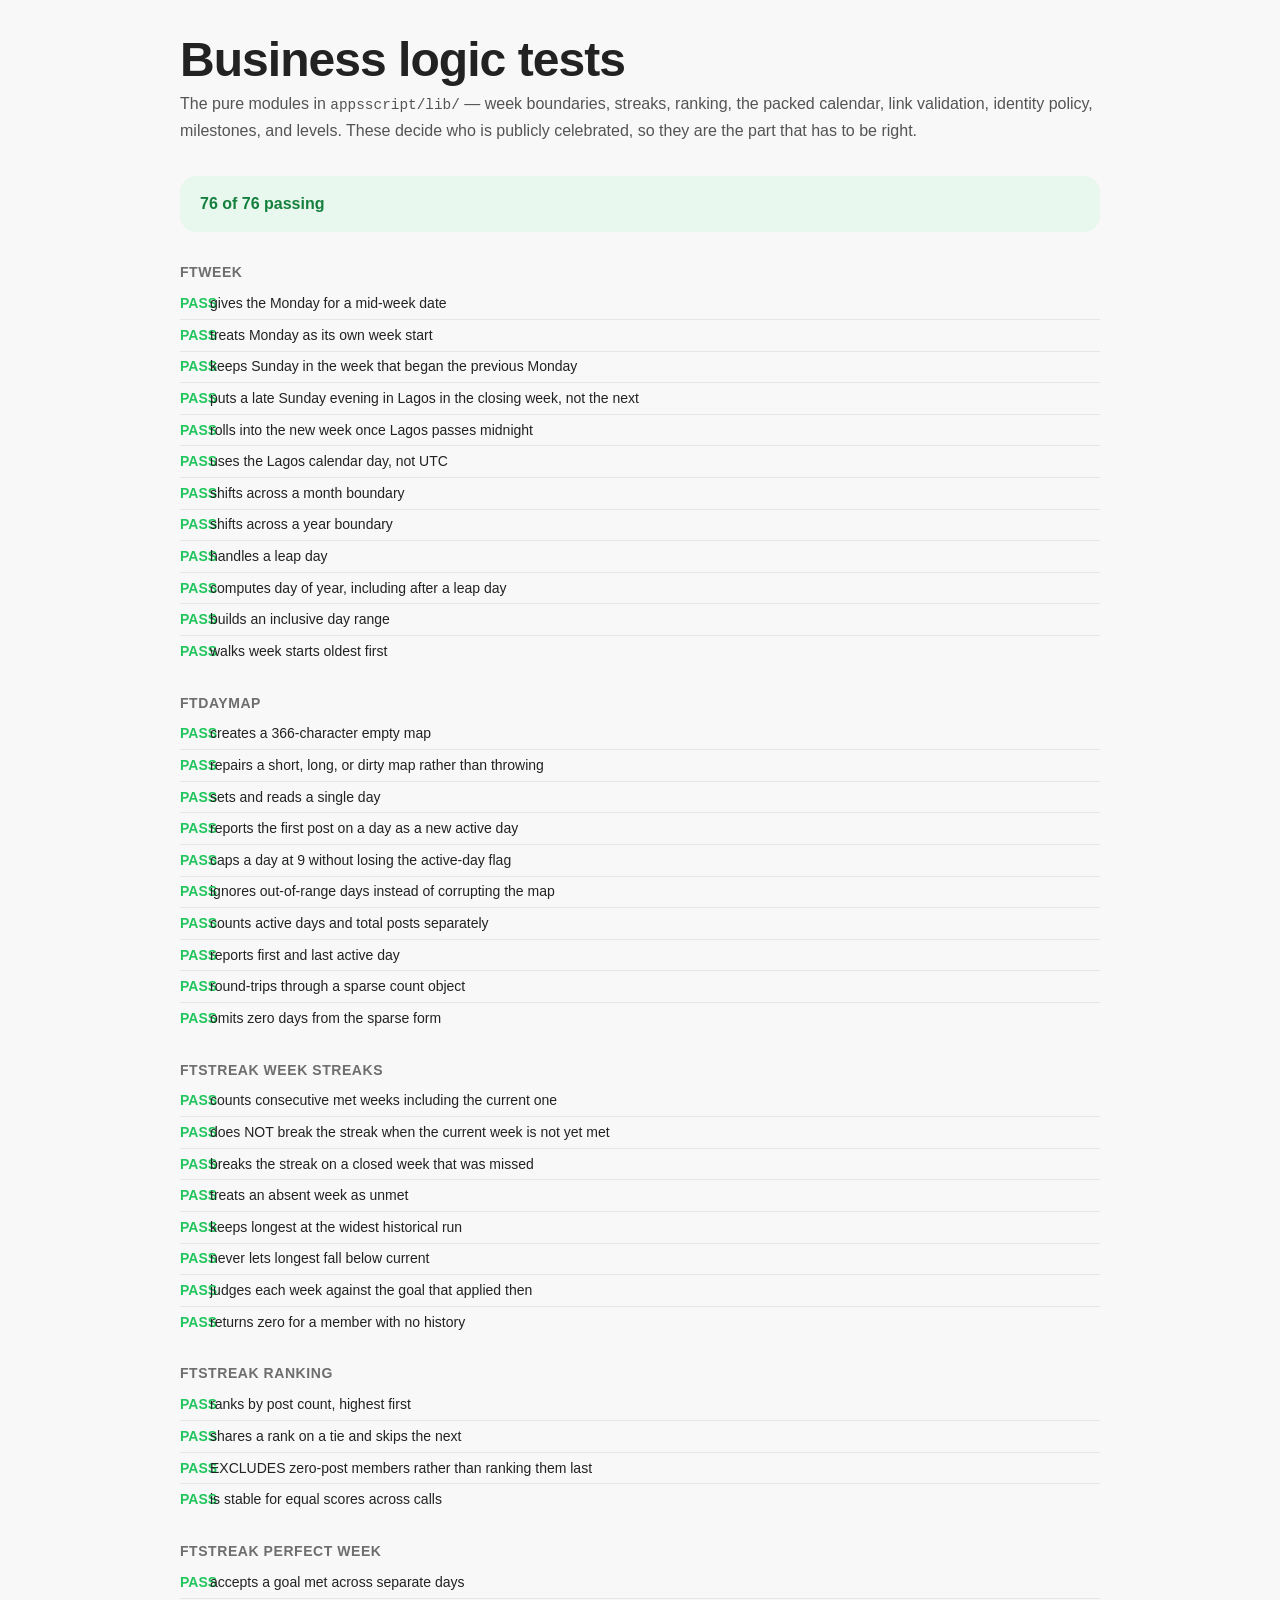
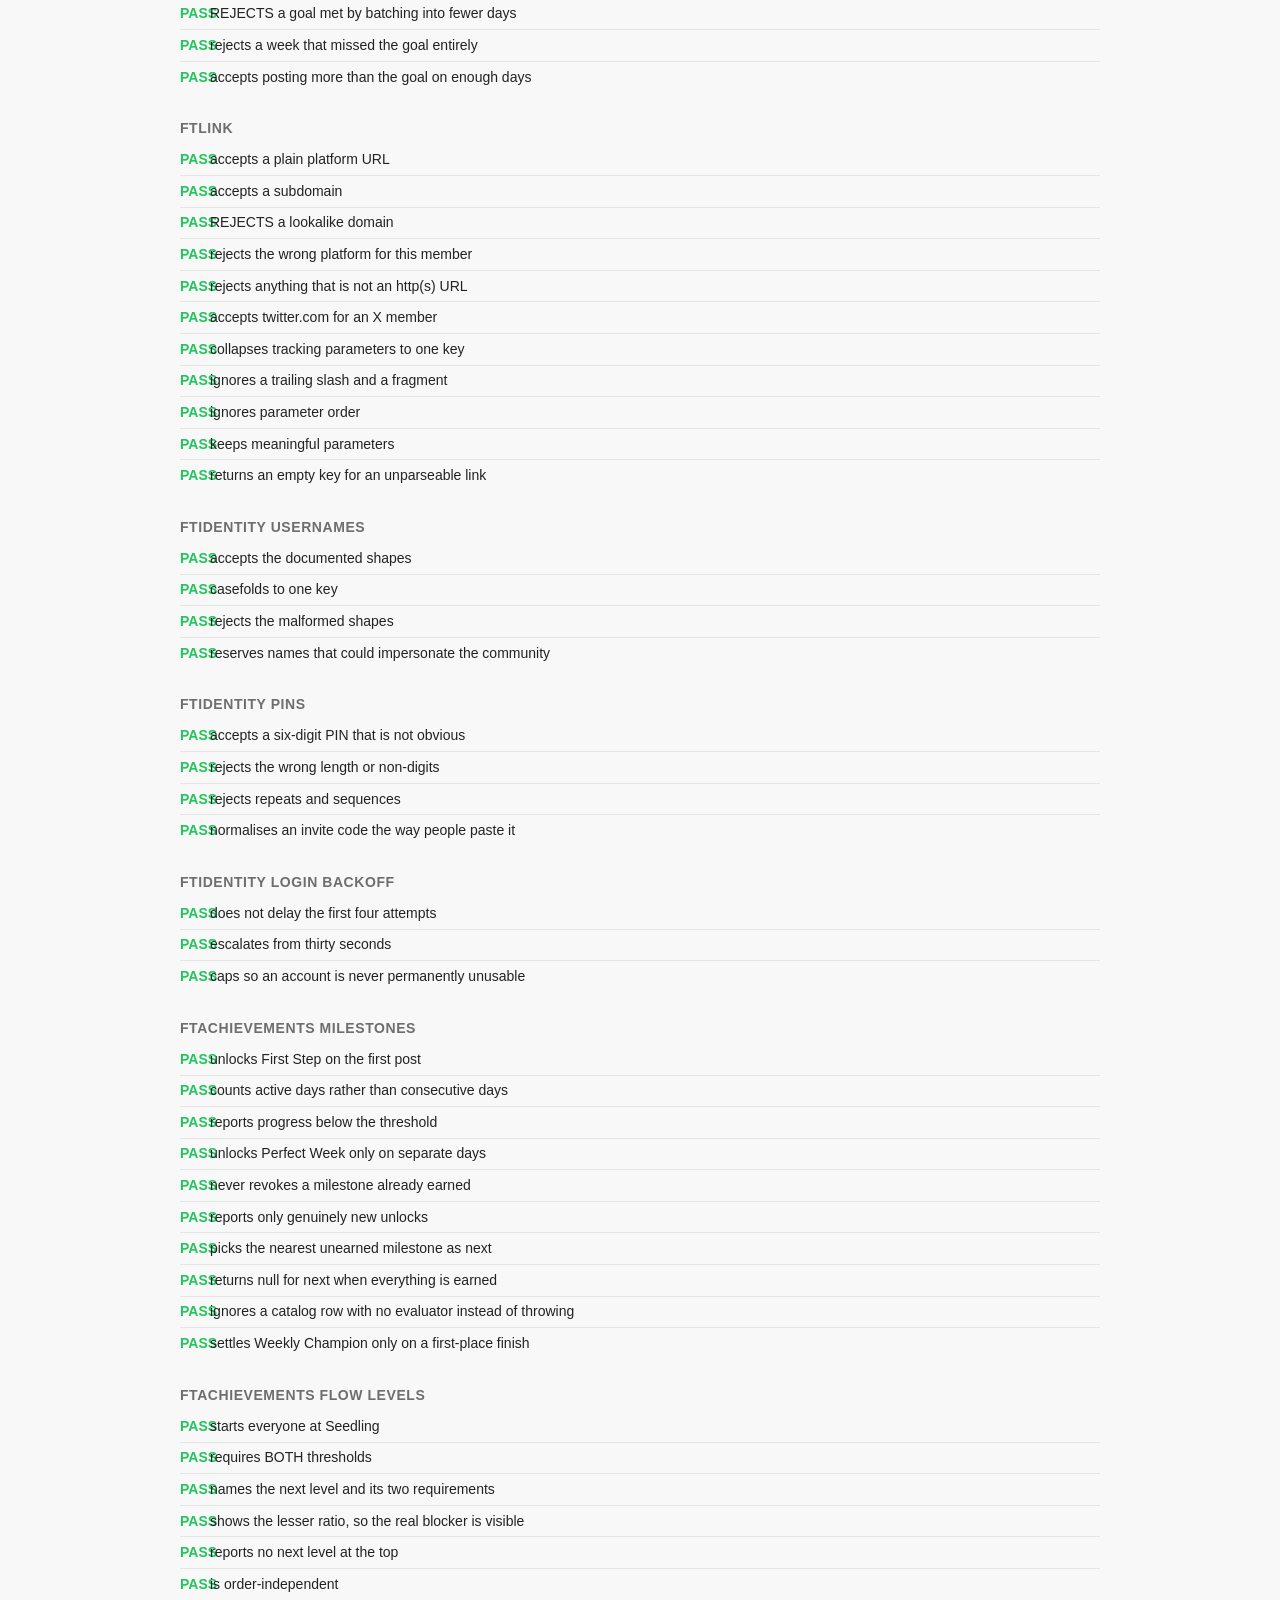
<file: tests/index.html>
<!doctype html>
<html lang="en">
  <head>
    <meta charset="utf-8" />
    <meta name="viewport" content="width=device-width, initial-scale=1" />
    <title>Flow Tribe · Tests</title>
    <meta name="robots" content="noindex, nofollow" />

    <link rel="stylesheet" href="../styles/tokens.css" />
    <link rel="stylesheet" href="../styles/reset.css" />
    <link rel="stylesheet" href="../styles/base.css" />

    <style>
      body { padding: 2rem 1.25rem; max-width: 60rem; margin-inline: auto; }
      h1 { margin-bottom: .25rem; }
      .lede { color: var(--ft-text-secondary); margin-bottom: 2rem; }
      .summary { padding: 1rem 1.25rem; border-radius: var(--ft-radius-lg); margin-bottom: 2rem; font-weight: 600; }
      .summary.pass { background: var(--ft-success-50); color: var(--ft-success-700); }
      .summary.fail { background: var(--ft-danger-50); color: var(--ft-danger-700); }
      .group { margin-bottom: 1.75rem; }
      .group h2 { font-size: var(--ft-text-sm); text-transform: uppercase;
        letter-spacing: var(--ft-tracking-wide); color: var(--ft-text-muted); margin-bottom: .5rem; }
      .case { display: flex; gap: .625rem; padding: .3rem 0; font-size: var(--ft-text-sm);
        border-bottom: 1px solid var(--ft-border-subtle); }
      .case:last-child { border-bottom: none; }
      .mark { flex-shrink: 0; width: 1.25rem; font-weight: 700; }
      .pass .mark { color: var(--ft-success-500); }
      .fail .mark { color: var(--ft-danger-500); }
      .case.fail .name { color: var(--ft-danger-700); }
      .msg { display: block; color: var(--ft-danger-500); font-size: var(--ft-text-xs);
        margin-top: .2rem; font-family: var(--ft-font-mono); }
    </style>
  </head>

  <body>
    <h1>Business logic tests</h1>
    <p class="lede">
      The pure modules in <code>appsscript/lib/</code> — week boundaries, streaks, ranking, the
      packed calendar, link validation, identity policy, milestones, and levels. These decide who
      is publicly celebrated, so they are the part that has to be right.
    </p>

    <div id="summary" class="summary">Running…</div>
    <div id="results"></div>

    <!--
      Plain scripts, not modules. This mirrors how Apps Script actually loads
      these files — one shared global scope, no imports — so the tests run under
      the same conditions as production rather than a friendlier approximation.
    -->
    <script src="../appsscript/lib/FtWeek.js"></script>
    <script src="../appsscript/lib/FtDayMap.js"></script>
    <script src="../appsscript/lib/FtStreak.js"></script>
    <script src="../appsscript/lib/FtLink.js"></script>
    <script src="../appsscript/lib/FtIdentity.js"></script>
    <script src="../appsscript/lib/FtAchievements.js"></script>
    <script src="suite.js"></script>

    <script>
      (function () {
        var summary = FtTests.summary();

        var box = document.getElementById('summary');
        box.className = 'summary ' + (summary.failed === 0 ? 'pass' : 'fail');
        box.textContent =
          summary.failed === 0
            ? summary.passed + ' of ' + summary.total + ' passing'
            : summary.failed + ' failing, ' + summary.passed + ' passing';

        var out = document.getElementById('results');

        FtTests.results.forEach(function (group) {
          var section = document.createElement('div');
          section.className = 'group';

          var heading = document.createElement('h2');
          heading.textContent = group.name;
          section.appendChild(heading);

          group.cases.forEach(function (c) {
            var row = document.createElement('div');
            row.className = 'case ' + (c.ok ? 'pass' : 'fail');

            var mark = document.createElement('span');
            mark.className = 'mark';
            mark.textContent = c.ok ? 'PASS' : 'FAIL';

            var name = document.createElement('span');
            name.className = 'name';
            name.textContent = c.name;

            if (!c.ok) {
              var msg = document.createElement('span');
              msg.className = 'msg';
              msg.textContent = c.message;
              name.appendChild(msg);
            }

            row.appendChild(mark);
            row.appendChild(name);
            section.appendChild(row);
          });

          out.appendChild(section);
        });
      })();
    </script>
  </body>
</html>
</file>
<file: styles/tokens.css>
/* ==========================================================================
   Flow Tribe — Design Tokens
   --------------------------------------------------------------------------
   The single source of truth for every visual value in the application.
   Nothing outside this file may declare a raw colour, shadow, radius,
   duration, or font stack. Components consume these variables only.

   Naming: --ft-<category>-<name>
   Scales run 50 (lightest) to 900 (darkest), matching common design-system
   convention so a designer can read them without a legend.
   ========================================================================== */

:root {
  /* ---- Brand: burgundy -------------------------------------------------
     600 is Deep Burgundy (#5B0000), the approved primary from the Flow
     Tribe Design System. The scale is built around it so we can tint and
     shade without inventing values ad hoc, which is how v1 ended up with
     three different pinks.

     #5B0000 has zero green and zero blue, so a naive tint toward white
     drifts orange. These steps are hand-tuned to stay on the burgundy
     hue: red always leads, green and blue track each other. */
  --ft-burgundy-50:  #fceded;
  --ft-burgundy-100: #f6d5d5;
  --ft-burgundy-200: #e8a0a0;
  --ft-burgundy-300: #ce5c5c;
  --ft-burgundy-400: #a82121;
  --ft-burgundy-500: #7d0b0b;
  --ft-burgundy-600: #5b0000;  /* brand — Deep Burgundy */
  --ft-burgundy-700: #4a0000;
  --ft-burgundy-800: #3a0000;
  --ft-burgundy-900: #260000;

  /* ---- Brand: gold -----------------------------------------------------
     400 is Golden Yellow (#F5B400), the approved accent. Gold is an accent,
     never a surface: it marks progress and achievement so those moments
     stay special.

     ⚠️ #F5B400 on white is roughly 1.8:1 — far below the 4.5:1 AA needs for
     normal text. Use 400 for fills, borders, icons, and large numerals.
     For gold TEXT on a light background use 700, which clears AA at 5.5:1. */
  --ft-gold-50:  #fef7e6;
  --ft-gold-100: #fdedc2;
  --ft-gold-200: #fbdc8a;
  --ft-gold-300: #f8c845;
  --ft-gold-400: #f5b400;  /* brand — Golden Yellow */
  --ft-gold-500: #d19700;
  --ft-gold-600: #a67a00;
  --ft-gold-700: #8a6200;  /* AA-safe gold for text */
  --ft-gold-800: #654800;
  --ft-gold-900: #422f00;

  /* ---- Neutrals --------------------------------------------------------
     True greys, per the Design System: Background #F8F8F8, Border #E5E5E5,
     Text #222222, Disabled #BDBDBD. These replace the warm-tinted neutrals
     used through Phase 7.

     500 and 600 are set by contrast rather than by even spacing: muted text
     must still clear AA on the #F8F8F8 page background. */
  --ft-neutral-0:   #ffffff;
  --ft-neutral-25:  #fcfcfc;
  --ft-neutral-50:  #f8f8f8;  /* Design System — Background */
  --ft-neutral-100: #f1f1f1;
  --ft-neutral-200: #e5e5e5;  /* Design System — Border */
  --ft-neutral-300: #d4d4d4;
  --ft-neutral-400: #bdbdbd;  /* Design System — Disabled */
  --ft-neutral-500: #6e6e6e;  /* muted text — 4.8:1 on the page background */
  --ft-neutral-600: #545454;  /* secondary text — 7.1:1 */
  --ft-neutral-700: #3d3d3d;
  --ft-neutral-800: #2e2e2e;
  --ft-neutral-900: #222222;  /* Design System — Text */

  /* ---- Status ----------------------------------------------------------
     The approved Design System hues, split by job — see
     docs/FINAL_PRODUCT_DECISIONS.md §6.3.

       -50   soft tint, for badge and banner backgrounds
       -500  THE APPROVED HEX. Fills, borders, icons, indicators, rings
       -700  darker companion, for TEXT on a light background

     #22C55E is 2.3:1 on white and #F59E0B is 2.2:1 — both far below AA for
     normal text. The palette is preserved exactly where it is seen as
     colour; text moves to -700, which clears AA. Never set -500 as a
     `color` on a light surface. */
  --ft-success-50:  #e8f8ee;
  --ft-success-500: #22c55e;  /* Design System — Success */
  --ft-success-700: #15803d;  /* AA text companion — 5.0:1 on white */
  --ft-warning-50:  #fef3e2;
  --ft-warning-500: #f59e0b;  /* Design System — Warning */
  --ft-warning-700: #8a5a00;  /* AA text companion — 5.9:1 on white */
  --ft-danger-50:   #fdeaea;
  --ft-danger-500:  #dc2626;  /* Design System — Error */
  --ft-danger-700:  #b91c1c;  /* AA text companion — 6.5:1 on white */
  --ft-info-50:     #eaf1f9;
  --ft-info-500:    #2b6cb0;
  --ft-info-700:    #1f5185;

  /* ---- Semantic surfaces ----------------------------------------------
     Components reference these, never the raw scales above. Swapping a
     theme means overriding this block alone. */
  --ft-bg-page:        var(--ft-neutral-50);
  --ft-bg-surface:     var(--ft-neutral-0);
  --ft-bg-raised:      var(--ft-neutral-0);
  --ft-bg-sunken:      var(--ft-neutral-100);
  --ft-bg-brand-soft:  var(--ft-burgundy-50);
  --ft-bg-brand:       var(--ft-burgundy-600);
  --ft-bg-overlay:     rgba(34, 34, 34, 0.55);

  --ft-text-primary:   var(--ft-neutral-900);
  --ft-text-secondary: var(--ft-neutral-600);
  --ft-text-muted:     var(--ft-neutral-500);
  --ft-text-inverse:   var(--ft-neutral-0);
  --ft-text-brand:     var(--ft-burgundy-600);
  /* Gold 400 fails AA as text. Accent TEXT uses 700; gold as a fill or
     numeral keeps --ft-gold-400. */
  --ft-text-accent:    var(--ft-gold-700);

  --ft-border-subtle:  var(--ft-neutral-200);
  --ft-border-default: var(--ft-neutral-300);
  --ft-border-strong:  var(--ft-neutral-400);
  --ft-border-brand:   var(--ft-burgundy-600);

  /* ---- Typography ------------------------------------------------------
     Satoshi for headings, cards, statistics and buttons. Inter for body,
     forms, tables, labels, navigation and admin. Both self-hosted — see
     styles/fonts.css.

     The system stack stays as the fallback on every variable, so a failed
     or blocked font request degrades to something native rather than to
     nothing. --ft-font-brand is the logo lockup, which the Design System
     puts on Satoshi alongside the headings.

     ⚠️ INTER SITS SECOND IN --ft-font-display ON PURPOSE. Satoshi has no
     ẹ ọ Ẹ Ọ ṣ — the Yoruba subdot letters — and headings render member
     names. Without Inter in second place those glyphs fall through to a
     system serif and break mid-name. With it, the browser substitutes
     per-glyph from a face that is already loaded and looks closely
     related. Verified by measurement, not assumed. Do not reorder. */
  --ft-font-sans:
    'Inter', -apple-system, BlinkMacSystemFont, 'Segoe UI', Roboto,
    'Helvetica Neue', Arial, 'Noto Sans', sans-serif;
  --ft-font-display: 'Satoshi', 'Inter', -apple-system, BlinkMacSystemFont,
    'Segoe UI', Roboto, sans-serif;
  --ft-font-brand:   var(--ft-font-display);
  --ft-font-mono:
    ui-monospace, SFMono-Regular, 'SF Mono', Menlo, Consolas, monospace;

  /* Type scale — the Design System's eight sizes, plus two the document
     does not enumerate but real components need:

       Caption 12 · Small 14 · Body 16 · Subheading 18 · Card 22 ·
       Section 28 · Page 36 · Hero 48

     2xs (11px) survives for the bottom-nav labels, where 12px wraps at
     375px. 5xl (52px) survives for the progress-ring numeral, which sits
     above the Hero size by design — it is the largest thing on the
     dashboard and the one number a member looks for first. */
  --ft-text-2xs: 0.6875rem; /* 11px — nav labels only */
  --ft-text-xs:  0.75rem;   /* 12px — Caption */
  --ft-text-sm:  0.875rem;  /* 14px — Small */
  --ft-text-md:  1rem;      /* 16px — Body; also the iOS no-zoom threshold */
  --ft-text-lg:  1.125rem;  /* 18px — Subheading */
  --ft-text-xl:  1.375rem;  /* 22px — Card title */
  --ft-text-2xl: 1.75rem;   /* 28px — Section title */
  --ft-text-3xl: 2.25rem;   /* 36px — Page title */
  --ft-text-4xl: 3rem;      /* 48px — Hero */
  --ft-text-5xl: 3.25rem;   /* 52px — the progress-ring number */

  --ft-weight-regular:  400;
  --ft-weight-medium:   500;
  --ft-weight-semibold: 600;
  --ft-weight-bold:     700;
  /* Satoshi ships Medium 500 and Bold 700 only — the two weights the Design
     System declares. Asking for 800 makes the browser synthesise a heavier
     face from 700, which smears at the large numeral sizes where it was
     being used. Nothing sets this now; it is kept because Inter is variable
     and genuinely has an 800. */
  --ft-weight-extra:    800;

  --ft-leading-tight:   1.15;
  --ft-leading-snug:    1.3;
  --ft-leading-normal:  1.5;
  --ft-leading-relaxed: 1.65;

  --ft-tracking-tight:  -0.02em;
  --ft-tracking-normal: 0;
  --ft-tracking-wide:   0.04em;
  --ft-tracking-widest: 0.14em;

  /* ---- Spacing — 4px base ---------------------------------------------
     Every margin, padding, and gap comes from here. A consistent rhythm is
     most of what separates "designed" from "assembled". */
  --ft-space-0:  0;
  --ft-space-1:  0.25rem;  /*  4px */
  --ft-space-2:  0.5rem;   /*  8px */
  --ft-space-3:  0.75rem;  /* 12px */
  --ft-space-4:  1rem;     /* 16px */
  --ft-space-5:  1.25rem;  /* 20px */
  --ft-space-6:  1.5rem;   /* 24px */
  --ft-space-8:  2rem;     /* 32px */
  --ft-space-10: 2.5rem;   /* 40px */
  --ft-space-12: 3rem;     /* 48px */
  --ft-space-16: 4rem;     /* 64px */
  --ft-space-20: 5rem;     /* 80px */

  /* ---- Radius ----------------------------------------------------------
     Generous. Rounded cards are a large part of why Duolingo and Notion
     feel approachable rather than administrative.

     The Design System names five: buttons and inputs 12px (md), cards
     20px (xl), modals 24px (2xl), badges pill (full), avatars 50%
     (handled per-component, since a percentage is not a length). xs, sm
     and lg remain for the smaller interior surfaces the document does
     not enumerate. */
  --ft-radius-xs:   0.375rem; /*  6px */
  --ft-radius-sm:   0.5rem;   /*  8px */
  --ft-radius-md:   0.75rem;  /* 12px — buttons, inputs */
  --ft-radius-lg:   1rem;     /* 16px */
  --ft-radius-xl:   1.25rem;  /* 20px — cards */
  --ft-radius-2xl:  1.5rem;   /* 24px — modals */
  --ft-radius-full: 9999px;   /* badges */

  /* ---- Elevation -------------------------------------------------------
     Burgundy-tinted rather than black. A neutral drop shadow on a warm
     palette looks like dirt; a tinted one looks intentional.

     The Design System names three levels — cards, hover, modals. They map
     onto sm, md, and lg. xs and xl remain for the hairline and the
     full-screen cases the document does not enumerate. All soft, never
     harsh. */
  --ft-shadow-xs: 0 1px 2px rgba(91, 0, 0, 0.05);
  --ft-shadow-sm: 0 2px 8px rgba(91, 0, 0, 0.07);   /* Level 1 — cards */
  --ft-shadow-md: 0 6px 20px rgba(91, 0, 0, 0.10);  /* Level 2 — hover */
  --ft-shadow-lg: 0 14px 40px rgba(91, 0, 0, 0.12); /* Level 3 — modals */
  --ft-shadow-xl: 0 24px 64px rgba(91, 0, 0, 0.16); /* reserved — unused */
  --ft-shadow-focus: 0 0 0 3px rgba(91, 0, 0, 0.18);
  --ft-shadow-focus-danger: 0 0 0 3px rgba(220, 38, 38, 0.20);

  /* ---- Motion ----------------------------------------------------------
     Three durations, two curves. More options than this and consistency
     quietly disappears. --ft-ease-spring is the slight overshoot used for
     celebratory moments only. */
  --ft-duration-fast: 150ms;
  --ft-duration-base: 220ms;
  --ft-duration-slow: 400ms;
  --ft-duration-celebrate: 700ms;
  --ft-ease-standard: cubic-bezier(0.4, 0, 0.2, 1);
  --ft-ease-out:      cubic-bezier(0.16, 1, 0.3, 1);
  --ft-ease-spring:   cubic-bezier(0.34, 1.56, 0.64, 1);

  /* ---- Layering --------------------------------------------------------
     Named steps stop the z-index: 99999 arms race. */
  --ft-z-base:     0;
  --ft-z-raised:   10;
  --ft-z-sticky:   200;
  --ft-z-overlay:  300;
  --ft-z-modal:    400;
  --ft-z-toast:    500;

  /* ---- Layout ----------------------------------------------------------
     --ft-container-md is the member app's reading width: the dashboard is
     a focused, single-column surface even on a large screen. Admin uses
     the wider container because tables need the room. */
  --ft-container-sm: 26rem;  /* 416px — auth cards */
  --ft-container-md: 34rem;  /* 544px — member screens */
  --ft-container-lg: 64rem;  /* 1024px */
  --ft-container-xl: 80rem;  /* 1280px — admin */

  --ft-tap-target: 2.75rem;  /* 44px — the minimum comfortable touch size */
  --ft-header-height: 3.5rem;
  --ft-bottom-nav-height: 4rem;
  --ft-sidebar-width: 15rem;  /* 240px — desktop left navigation */

  /* ---- Icon sizing -----------------------------------------------------
     The Design System sizes icons by context rather than by component, so
     the same glyph is the same size everywhere it does the same job.
     Before these existed the codebase carried a dozen one-off values —
     1.125rem here, 0.9rem there — which is how an icon set stops looking
     like a set. */
  --ft-icon-nav:     1.5rem;   /* 24px — navigation */
  --ft-icon-button:  1.25rem;  /* 20px — inside buttons */
  --ft-icon-card:    1.5rem;   /* 24px — cards and list rows */
  --ft-icon-stat:    1.75rem;  /* 28px — statistics */
  --ft-icon-empty:   4rem;     /* 64px — empty states */
  --ft-icon-feature: 5rem;     /* 80px — feature highlights */
  --ft-icon-inline:  1rem;     /* 16px — trailing hints inside dense text */

  /* Icon state colours. Default and active are the Design System's; the
     status three reuse the -700 text companions so an icon beside a label
     matches it. Disabled is the specified #BDBDBD (neutral-400). */
  --ft-icon-default:  var(--ft-text-primary);
  --ft-icon-active:   var(--ft-burgundy-600);
  --ft-icon-success:  var(--ft-success-700);
  --ft-icon-warning:  var(--ft-warning-700);
  --ft-icon-error:    var(--ft-danger-700);
  --ft-icon-disabled: var(--ft-neutral-400);
}

/* Breakpoints cannot be CSS variables in media queries, so they are recorded
   here for reference and used as literals throughout. Mobile-first: every
   rule targets small screens, and min-width queries add from there.

     sm  480px   large phone
     md  768px   tablet
     lg 1024px   laptop
     xl 1280px   desktop                                                    */

/* ---- Reduced motion -------------------------------------------------------
   Collapse durations rather than removing transitions entirely: state changes
   stay legible, but nothing moves for someone who asked it not to. */
@media (prefers-reduced-motion: reduce) {
  :root {
    --ft-duration-fast: 1ms;
    --ft-duration-base: 1ms;
    --ft-duration-slow: 1ms;
    --ft-duration-celebrate: 1ms;
  }
}

/* ---- Dark theme -----------------------------------------------------------
   The spec calls for a white background, so light is the only theme shipped.
   This block exists to prove the token layer supports a theme swap without
   touching a component: override the semantic surfaces, nothing else.
   Activated by data-theme="dark" on <html>. Not currently reachable in the UI. */
:root[data-theme='dark'] {
  --ft-bg-page:       var(--ft-neutral-900);
  --ft-bg-surface:    var(--ft-neutral-800);
  --ft-bg-raised:     var(--ft-neutral-700);
  --ft-bg-sunken:     #141414;
  --ft-bg-brand-soft: rgba(91, 0, 0, 0.35);
  --ft-bg-overlay:    rgba(0, 0, 0, 0.7);

  --ft-text-primary:   var(--ft-neutral-50);
  --ft-text-secondary: var(--ft-neutral-300);
  --ft-text-muted:     var(--ft-neutral-400);
  --ft-text-brand:     var(--ft-burgundy-300);

  --ft-border-subtle:  var(--ft-neutral-700);
  --ft-border-default: var(--ft-neutral-600);
  --ft-border-strong:  var(--ft-neutral-500);
}
</file>
<file: styles/base.css>
/* ==========================================================================
   Flow Tribe — Base
   --------------------------------------------------------------------------
   Element-level defaults built from tokens. Everything here applies to bare
   HTML; component styling lives with its component.
   ========================================================================== */

body {
  font-family: var(--ft-font-sans);
  font-size: var(--ft-text-md);
  line-height: var(--ft-leading-normal);
  color: var(--ft-text-primary);
  background-color: var(--ft-bg-page);
}

/* ---- Headings -------------------------------------------------------------
   Satoshi, per the Design System. Tight leading and slightly negative
   tracking at large sizes — default type metrics look loose and
   unconsidered above ~24px.

   Weight follows the specified scale rather than being uniform: the two
   largest steps are Bold, and Card (22px) and Subheading (18px) are
   Medium. A 22px heading set Bold competes with the section above it. */
h1,
h2,
h3,
h4,
h5,
h6 {
  font-family: var(--ft-font-display);
  font-weight: var(--ft-weight-bold);
  line-height: var(--ft-leading-tight);
  letter-spacing: var(--ft-tracking-tight);
  color: var(--ft-text-primary);
}

h1 { font-size: var(--ft-text-3xl); }
h2 { font-size: var(--ft-text-2xl); }
h3 { font-size: var(--ft-text-xl); font-weight: var(--ft-weight-medium); }
h4 { font-size: var(--ft-text-lg); font-weight: var(--ft-weight-medium); }
h5 { font-size: var(--ft-text-md); }
h6 { font-size: var(--ft-text-sm); }

@media (min-width: 768px) {
  h1 { font-size: var(--ft-text-4xl); }
  h2 { font-size: var(--ft-text-3xl); }
}

p {
  line-height: var(--ft-leading-relaxed);
}

strong { font-weight: var(--ft-weight-semibold); }
small  { font-size: var(--ft-text-sm); }

/* ---- Links ---------------------------------------------------------------- */
a {
  color: var(--ft-text-brand);
  text-decoration-color: var(--ft-burgundy-200);
  text-underline-offset: 0.2em;
  transition: color var(--ft-duration-fast) var(--ft-ease-standard);
}

a:hover {
  color: var(--ft-burgundy-800);
}

code,
kbd,
samp {
  font-family: var(--ft-font-mono);
  font-size: 0.9em;
}

hr {
  border: none;
  border-top: 1px solid var(--ft-border-subtle);
  margin: var(--ft-space-6) 0;
}

/* ---- Selection ------------------------------------------------------------ */
::selection {
  background-color: var(--ft-burgundy-100);
  color: var(--ft-burgundy-900);
}

/* ---- Scrollbars -----------------------------------------------------------
   Styled on desktop only; mobile uses the platform's own overlay scrollbars. */
@media (min-width: 768px) {
  * {
    scrollbar-width: thin;
    scrollbar-color: var(--ft-neutral-300) transparent;
  }

  *::-webkit-scrollbar {
    width: 10px;
    height: 10px;
  }

  *::-webkit-scrollbar-track {
    background: transparent;
  }

  *::-webkit-scrollbar-thumb {
    background-color: var(--ft-neutral-300);
    border: 3px solid transparent;
    border-radius: var(--ft-radius-full);
    background-clip: content-box;
  }

  *::-webkit-scrollbar-thumb:hover {
    background-color: var(--ft-neutral-400);
  }
}

/* ---- Accessibility helpers ------------------------------------------------ */

/* Visually hidden but available to screen readers. Used for form labels
   where the visual design carries the meaning some other way. */
.ft-sr-only {
  position: absolute;
  width: 1px;
  height: 1px;
  padding: 0;
  margin: -1px;
  overflow: hidden;
  clip: rect(0, 0, 0, 0);
  white-space: nowrap;
  border: 0;
}

/* Skip link — visible only when focused. */
.ft-skip-link {
  position: absolute;
  top: var(--ft-space-2);
  left: var(--ft-space-2);
  z-index: var(--ft-z-toast);
  padding: var(--ft-space-3) var(--ft-space-4);
  background-color: var(--ft-bg-surface);
  border-radius: var(--ft-radius-md);
  box-shadow: var(--ft-shadow-md);
  font-weight: var(--ft-weight-semibold);
  transform: translateY(-200%);
}

.ft-skip-link:focus {
  transform: translateY(0);
}
</file>
